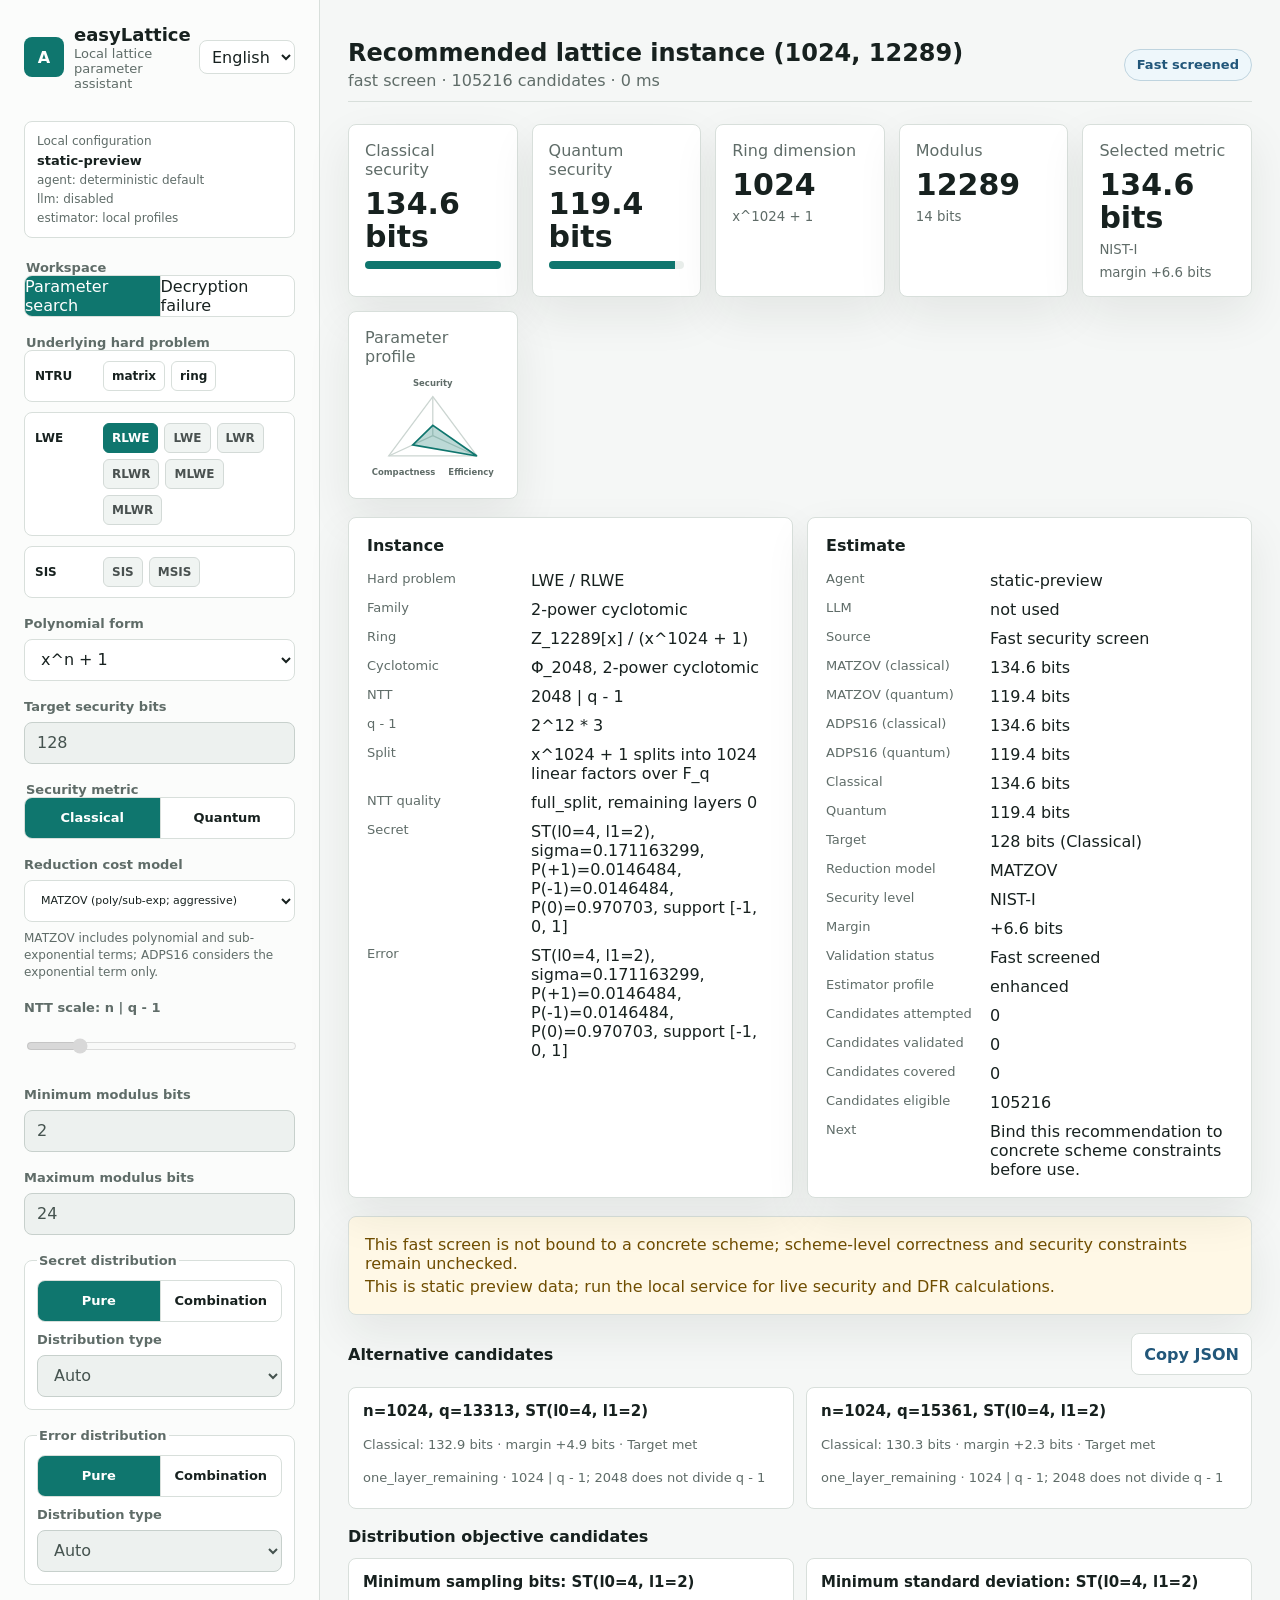
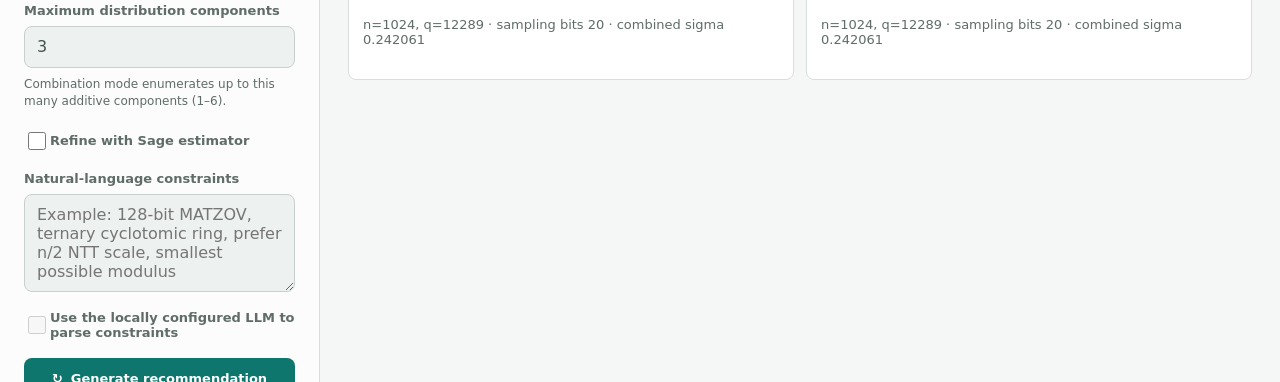
<file: index.html>
<!doctype html>
<html lang="en">
  <head>
    <meta charset="utf-8" />
    <meta name="viewport" content="width=device-width, initial-scale=1" />
    <meta http-equiv="refresh" content="0; url=static/index.html?preview=1" />
    <title>easyLattice</title>
    <style>
      body {
        margin: 0;
        min-height: 100vh;
        display: grid;
        place-items: center;
        color: #17211f;
        background: #f5f7f6;
        font-family: Inter, ui-sans-serif, system-ui, -apple-system, BlinkMacSystemFont, "Segoe UI", sans-serif;
      }

      a {
        color: #0f766e;
        font-weight: 700;
      }
    </style>
  </head>
  <body>
    <main>
      <p>Opening <a href="static/index.html?preview=1">easyLattice</a>.</p>
    </main>
  </body>
</html>
</file>
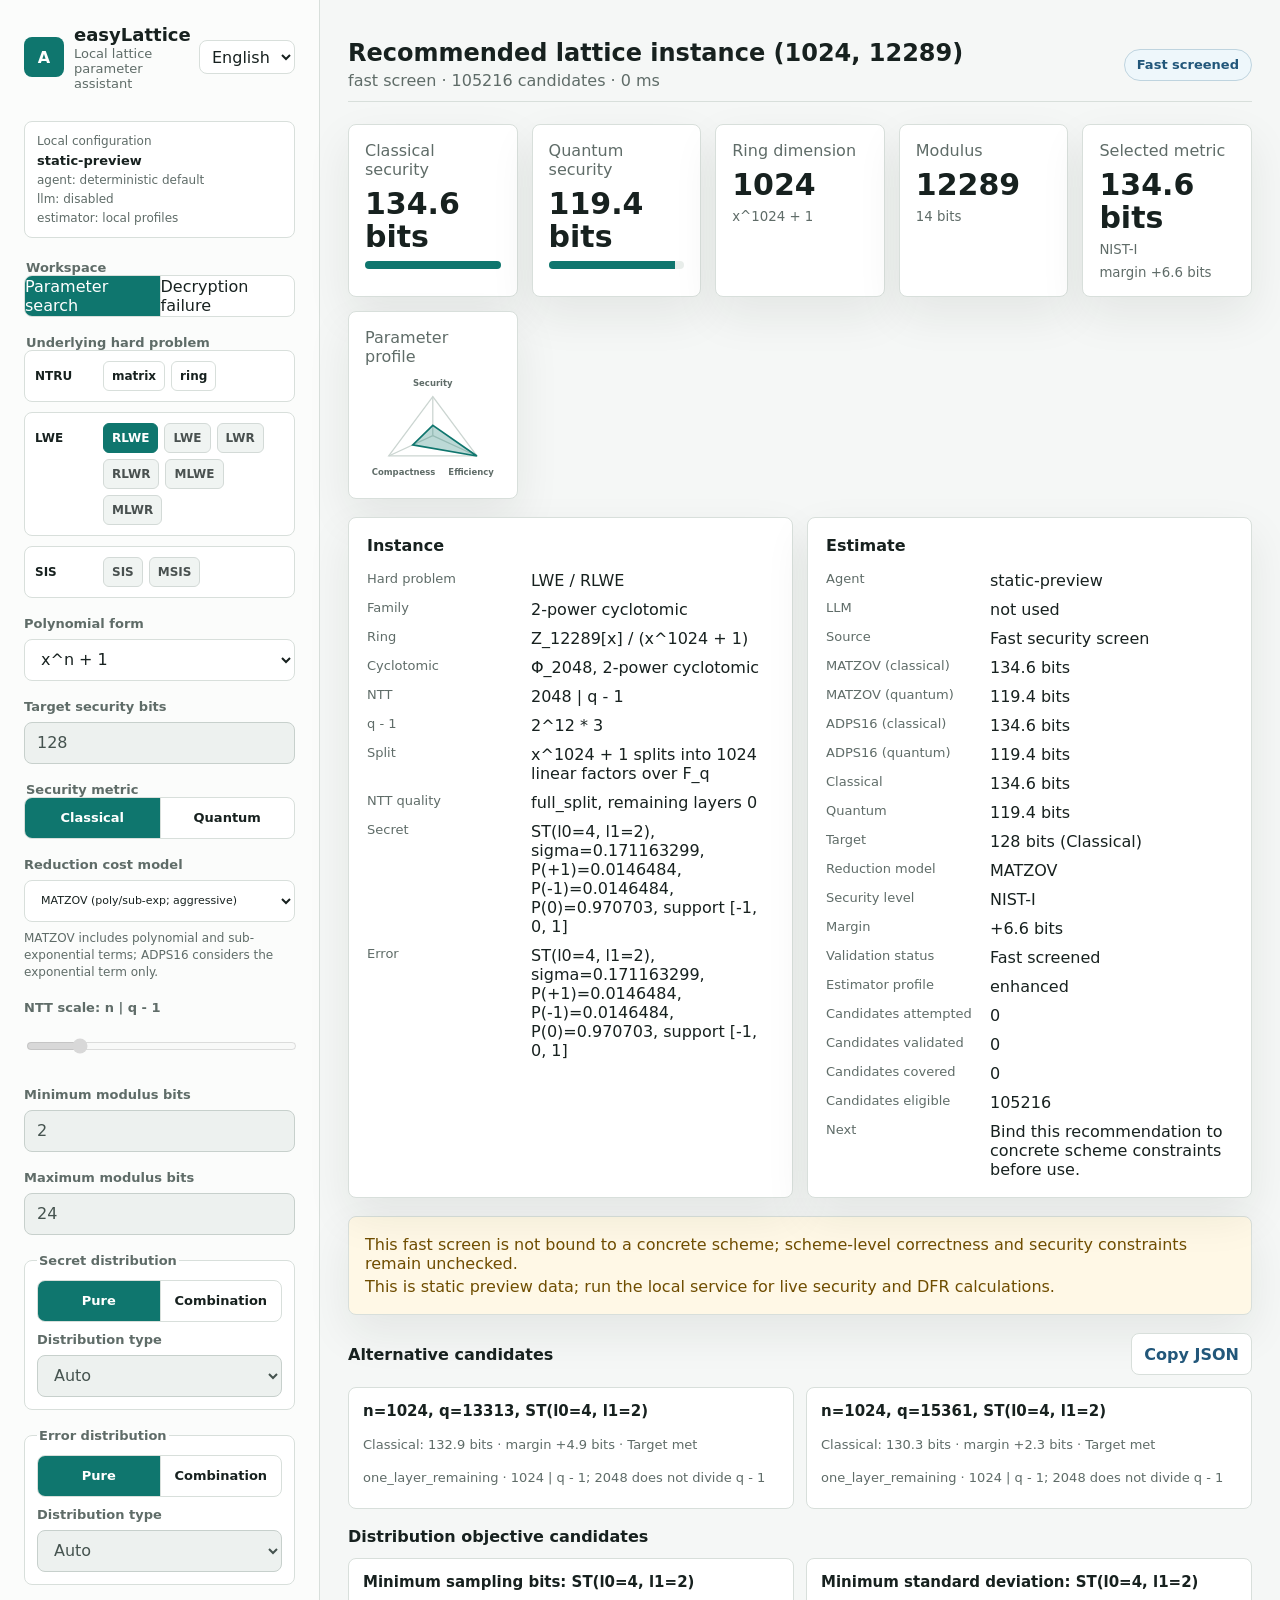
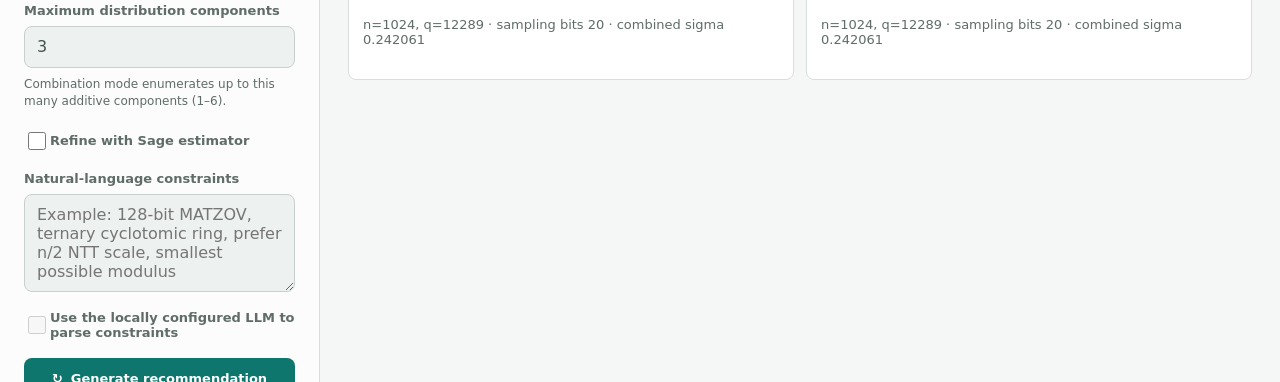
<file: static/preview.html>
<!doctype html>
<html lang="en">
  <head>
    <meta charset="utf-8" />
    <meta name="viewport" content="width=device-width, initial-scale=1" />
    <meta http-equiv="refresh" content="0; url=index.html?preview=1" />
    <title>easyLattice Preview</title>
  </head>
  <body>
    <p>Opening <a href="index.html?preview=1">easyLattice preview</a>.</p>
  </body>
</html>
</file>
